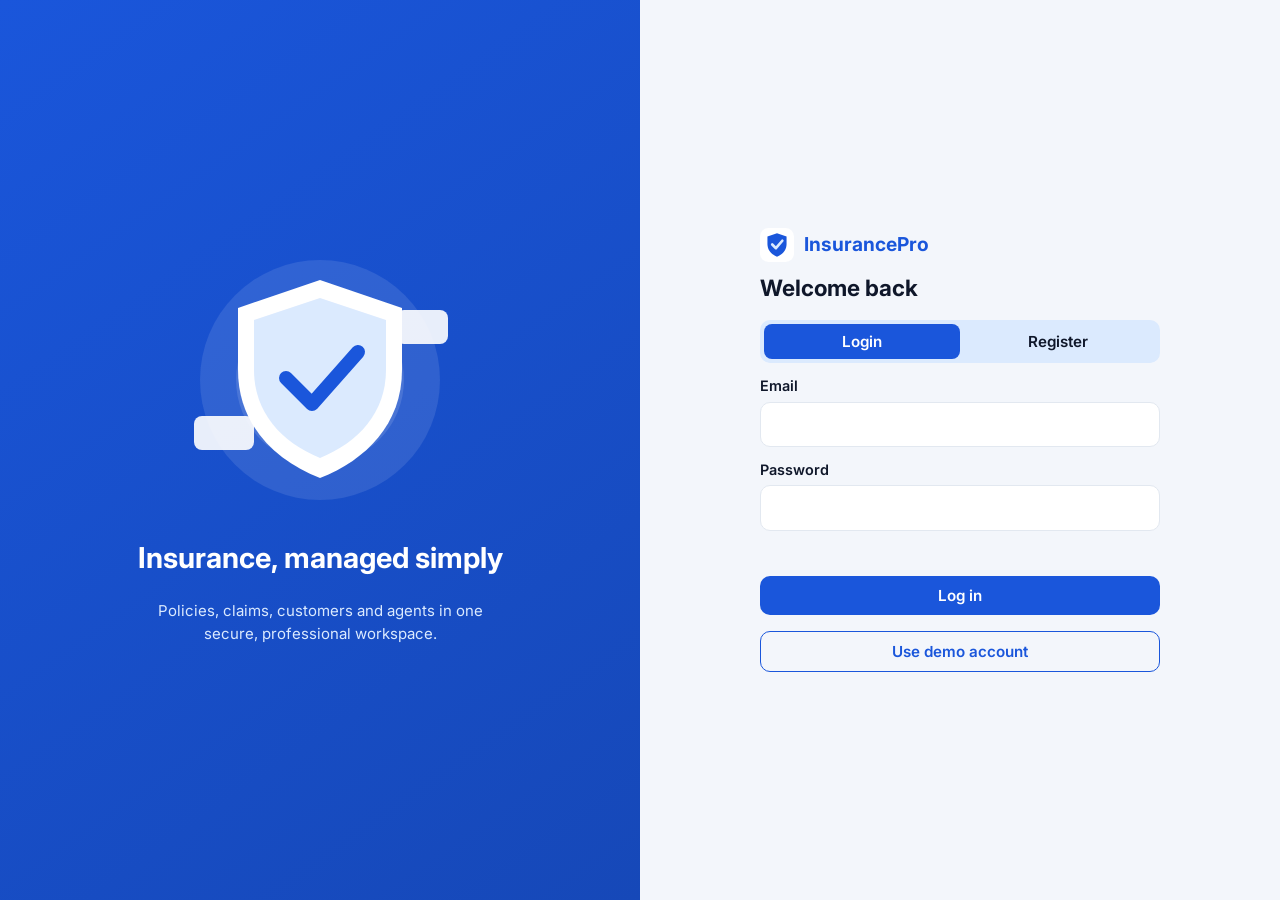
<file: agents.html>
<!DOCTYPE html>
<html lang="en"><head><meta charset="utf-8"><meta name="description" content="InsurancePro: insurance management system for policies, claims, customers, agents, premiums, renewals and reports."><meta name="viewport" content="width=device-width, initial-scale=1"><link rel="icon" href="assets/logo.svg"><link rel="preconnect" href="https://fonts.googleapis.com"><link href="https://fonts.googleapis.com/css2?family=Inter:wght@400;500;600;700&display=swap" rel="stylesheet"><link rel="stylesheet" href="css/style.css"><title>Agents · InsurancePro</title></head>
<body data-page="agents"><div id="root"></div><noscript><p style="padding:24px">InsurancePro needs JavaScript. Please enable it.</p></noscript>
<script src="js/data.js"></script><script src="js/app.js"></script><script src="js/ui.js"></script><script src="js/agents.js"></script></body></html>
</file>
<file: css/style.css>
/* InsurancePro - styles. Palette: Blue #1A56DB, White, Light Blue #DBEAFE. Font: Inter */
:root{--blue:#1A56DB;--blue-d:#1648B8;--lb:#DBEAFE;--bg:#F3F6FB;--card:#fff;--tx:#0F172A;--mut:#64748B;--ln:#E2E8F0;--sh:0 1px 3px rgba(15,23,42,.08);color-scheme:light}
[data-theme=dark]{--lb:#1E3A6B;--bg:#0B1220;--card:#111B2E;--tx:#E6EDFB;--mut:#9DB0D0;--ln:#22324F;--sh:none;color-scheme:dark}
*{box-sizing:border-box}
body{margin:0;background:var(--bg);color:var(--tx);font:400 15px/1.55 Inter,system-ui,-apple-system,"Segoe UI",sans-serif}
h1,h2,h3{margin:0;line-height:1.25}h2{font-size:1.05rem}
a{color:var(--blue)}[data-theme=dark] a{color:#8FB4FF}
:focus-visible{outline:3px solid #93C5FD;outline-offset:2px}
.m{color:var(--mut)}.sp{flex:1}.ic{width:20px;height:20px;flex:none}

/* ---- App shell: sidebar + top bar ---- */
.app{display:grid;grid-template-columns:250px 1fr;min-height:100vh}
.sb{background:var(--blue);color:#fff;display:flex;flex-direction:column;padding:18px 14px;position:sticky;top:0;height:100vh}
.brand{display:flex;align-items:center;gap:10px;color:#fff!important;font-weight:700;font-size:1.2rem;text-decoration:none;padding:4px 8px 18px}
.brand img{width:34px;height:34px}
.sb nav{display:flex;flex-direction:column;gap:4px;flex:1;overflow-y:auto}
.sb nav a,.lo{display:flex;align-items:center;gap:12px;padding:10px 12px;border-radius:10px;color:#DBEAFE!important;text-decoration:none;font:500 .95rem Inter,sans-serif;background:none;border:0;cursor:pointer;width:100%}
.sb nav a:hover,.lo:hover{background:rgba(255,255,255,.14)}
.sb nav a.on{background:#fff;color:var(--blue)!important;font-weight:600}
.top{position:sticky;top:0;z-index:5;display:flex;align-items:center;gap:12px;padding:12px 24px;background:var(--card);border-bottom:1px solid var(--ln)}
.top h1{font-size:1.25rem}
.ib{position:relative;width:40px;height:40px;display:grid;place-items:center;border-radius:10px;border:1px solid var(--ln);background:var(--card);color:var(--tx)!important;cursor:pointer}
.ib:hover{background:var(--lb)}#mb{display:none}
.dot{position:absolute;top:-6px;right:-6px;min-width:18px;height:18px;border-radius:9px;background:#E02424;color:#fff;font:700 .7rem/18px Inter,sans-serif;text-align:center;font-style:normal;padding:0 4px}
.av{width:40px;height:40px;border-radius:50%;background:var(--blue);color:#fff;display:grid;place-items:center;font-weight:600}
main{padding:24px;max-width:1280px}.ov{display:none}

/* ---- Components ---- */
.card{background:var(--card);border:1px solid var(--ln);border-radius:14px;padding:18px;box-shadow:var(--sh)}
.card>h2{margin-bottom:12px}
.g{display:grid;gap:16px;margin-bottom:16px}.stats{grid-template-columns:repeat(auto-fit,minmax(210px,1fr))}.two{grid-template-columns:2fr 1fr}
.stat{display:flex;gap:14px;align-items:center}
.si{width:46px;height:46px;border-radius:12px;background:var(--lb);color:var(--blue);display:grid;place-items:center;flex:none}
[data-theme=dark] .si{color:#8FB4FF}
.stat small{color:var(--mut);display:block}.stat b{font-size:1.45rem}
.ch{position:relative;height:260px}.tw{overflow-x:auto}
table{width:100%;border-collapse:collapse;min-width:520px}
th,td{text-align:left;padding:10px 8px;border-bottom:1px solid var(--ln);white-space:nowrap}
th{color:var(--mut);font-size:.76rem;text-transform:uppercase;letter-spacing:.04em}
.bd{display:inline-block;padding:2px 10px;border-radius:999px;font-size:.78rem;font-weight:600}
.s-active,.s-approved{background:#DEF7EC;color:#03543F}.s-pending,.s-under-review{background:#FDF6B2;color:#723B13}
.s-expired,.s-rejected{background:#FDE8E8;color:#9B1C1C}.s-renewed,.s-filed{background:#DBEAFE;color:#1E429F}
.s-cancelled{background:#E5E7EB;color:#374151}.s-settled{background:#EDEBFE;color:#5521B5}
.bar{height:8px;border-radius:4px;background:var(--lb);overflow:hidden;margin-top:6px}.bar i{display:block;height:100%;background:var(--blue)}
.li{display:flex;justify-content:space-between;align-items:center;gap:10px;padding:10px 0;border-bottom:1px solid var(--ln);flex-wrap:wrap}.li:last-child{border:0}
label{display:block;font-weight:600;margin:12px 0 4px;font-size:.9rem}
input,select,textarea{width:100%;font:inherit;padding:10px 12px;border:1px solid var(--ln);border-radius:10px;background:var(--card);color:var(--tx)}
input:focus{outline:2px solid var(--blue);border-color:transparent}
.btn{display:inline-flex;justify-content:center;align-items:center;gap:8px;background:var(--blue);color:#fff;border:0;border-radius:10px;padding:10px 18px;font:600 .95rem Inter,sans-serif;cursor:pointer}
.btn:hover{background:var(--blue-d)}.btn.o{background:transparent;color:var(--blue);border:1px solid var(--blue)}.btn.w{width:100%;margin-top:16px}
#toast{position:fixed;left:50%;bottom:24px;transform:translateX(-50%);background:#0F172A;color:#fff;padding:10px 18px;border-radius:999px;z-index:50}

/* ---- Login / Register ---- */
.auth{display:grid;grid-template-columns:1fr 1fr;min-height:100vh}
.hero{background:linear-gradient(145deg,#1A56DB,#1648B8);color:#fff;display:flex;flex-direction:column;justify-content:center;align-items:center;text-align:center;padding:48px}
.hero img{max-width:320px;width:100%}.hero h2{font-size:1.8rem;margin:20px 0 8px}.hero p{max-width:380px;color:#DBEAFE}
.form{display:grid;place-items:center;padding:24px}.fb{width:100%;max-width:400px}
.fb .brand{color:var(--blue)!important;padding:0 0 12px}
.tabs{display:flex;background:var(--lb);border-radius:10px;padding:4px;margin:18px 0 4px}
.tabs button{flex:1;border:0;background:none;padding:8px;border-radius:8px;font:600 .95rem Inter,sans-serif;color:var(--tx);cursor:pointer}
.tabs .on{background:var(--blue);color:#fff}.err{color:#C81E1E;min-height:1.4em;margin:8px 0 0}

/* ---- Responsive ---- */
@media(max-width:900px){
.app{grid-template-columns:1fr}
.sb{position:fixed;inset:0 auto 0 0;width:250px;z-index:30;transform:translateX(-100%);transition:transform .25s}
.sb.open{transform:none}.ov.open{display:block;position:fixed;inset:0;background:rgba(0,0,0,.45);z-index:20}
#mb{display:grid}.two{grid-template-columns:1fr}.top{padding:10px 14px}main{padding:14px}}
@media(max-width:800px){.auth{grid-template-columns:1fr}.hero{display:none}}
@media(prefers-reduced-motion:reduce){.sb{transition:none}}

/* ---- Toolbar, action buttons, dialogs (Sprint 2) ---- */
.tb{display:flex;gap:10px;flex-wrap:wrap;margin-bottom:14px}.tb input{flex:1;min-width:200px}.tb select{width:auto}
.act{display:flex;gap:6px}.btn.s{padding:5px 11px;font-size:.82rem;border-radius:8px}.btn.r{background:#C81E1E}.btn.r:hover{background:#9B1C1C}
dialog{border:0;border-radius:16px;padding:0;max-width:580px;width:calc(100% - 28px);background:var(--card);color:var(--tx);box-shadow:0 20px 50px rgba(0,0,0,.3)}
dialog::backdrop{background:rgba(15,23,42,.55)}
.mb{padding:22px}.mh{display:flex;justify-content:space-between;align-items:center;gap:10px;margin-bottom:6px}
.mf{display:flex;justify-content:flex-end;gap:10px;margin-top:18px}
.fg{display:grid;grid-template-columns:1fr 1fr;gap:0 14px}.fw{grid-column:1/-1}
@media(max-width:600px){.fg{grid-template-columns:1fr}}

/* ---- Claim status timeline (Sprint 3) ---- */
.tl{list-style:none;margin:16px 0 0;padding:0}
.tl li{position:relative;padding:0 0 18px 30px;color:var(--mut)}
.tl li::before{content:"";position:absolute;left:0;top:3px;width:16px;height:16px;border-radius:50%;border:2px solid var(--ln);background:var(--card)}
.tl li::after{content:"";position:absolute;left:7px;top:22px;bottom:-1px;width:2px;background:var(--ln)}
.tl li:last-child::after{display:none}.tl li:last-child{padding-bottom:0}
.tl li.done{color:var(--tx)}.tl li.done::before{background:var(--blue);border-color:var(--blue)}
.tl li.cur{font-weight:700}.tl li.rej::before{background:#C81E1E;border-color:#C81E1E}

/* ---- Print (Export PDF fallback) and small polish (Sprint 4-5) ---- */
.btn.on.o{background:var(--blue);color:#fff}.btn:disabled{opacity:.6;cursor:wait}
.tb .sp{min-width:0}
@media print{.sb,.top,.noprint,.act,#toast,.ov{display:none!important}.app{display:block}main{padding:0;max-width:none}.card{box-shadow:none;border:0}body{background:#fff;color:#000}}
</file>
